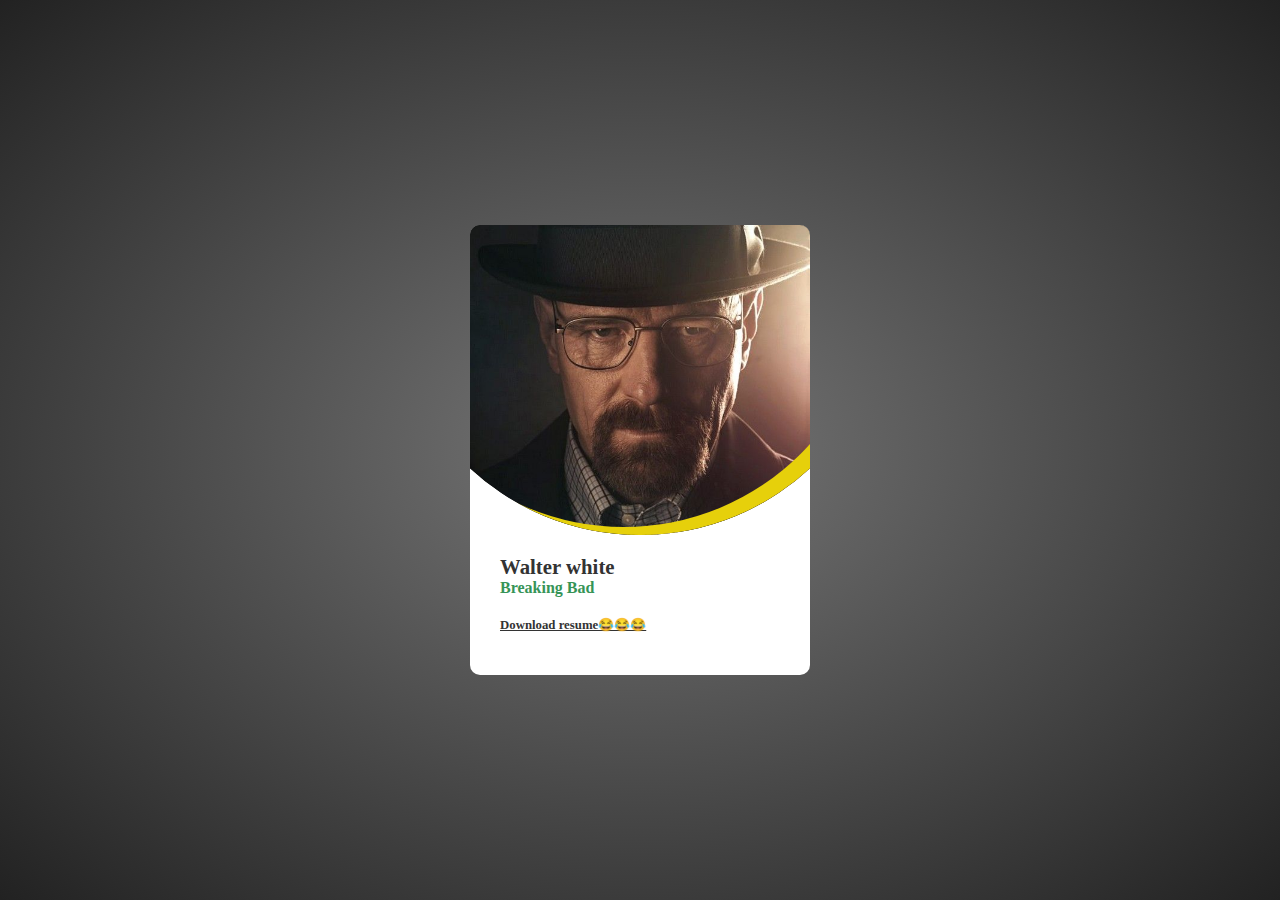
<file: profile-card/index.html>
<!DOCTYPE html>
<html lang="en">
<head>
    <meta charset="UTF-8">
    <meta http-equiv="X-UA-Compatible" content="IE=edge">
    <meta name="viewport" content="width=device-width, initial-scale=1.0">
    <title>Profile card</title>
    <link rel="stylesheet" href="./style.css">
</head>
<body>
    <div class="card">
        <div class="circle">
            <div class="imgbox">
                <img src="./walter_white.jfif" alt="walter white">
            </div>
        </div>
        <div class="content">
            <h3>Walter white</h3>
            <h4>Breaking Bad</h4>
            <div class="resume">
                Download resume😂😂😂
            </div>
        </div>
    </div>
</body>
</html>
</file>
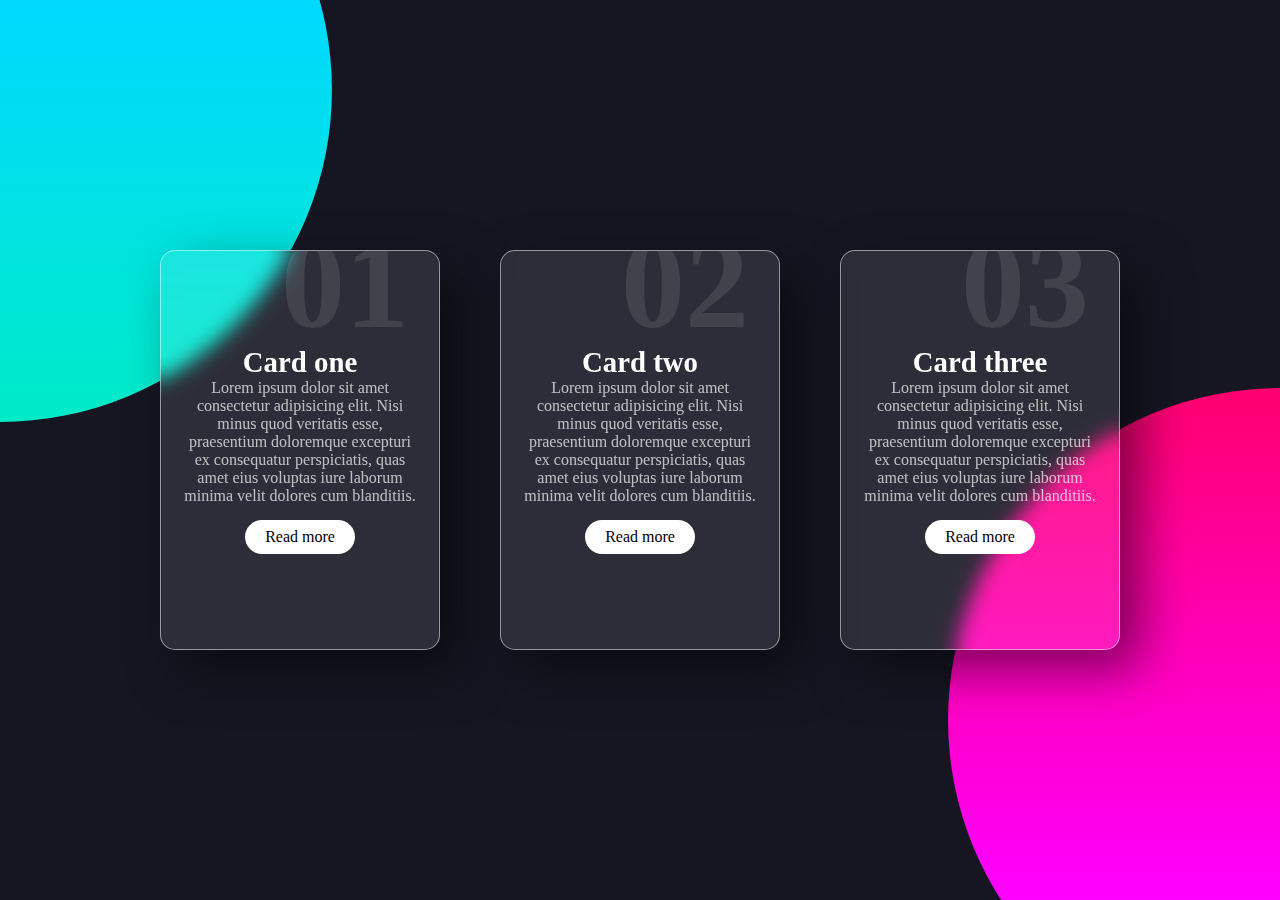
<file: Glassmorphism/card/index.html>
<!DOCTYPE html>
<html lang="en">
  <head>
    <meta charset="UTF-8" />
    <meta http-equiv="X-UA-Compatible" content="IE=edge" />
    <meta name="viewport" content="width=device-width, initial-scale=1.0" />
    <title>Glassmorphism card</title>
    <link rel="stylesheet" href="./style.css" />
  </head>
  <body>
    <div class="container">
      <div class="card">
        <div class="content">
          <h2>01</h2>
          <h3>Card one</h3>
          <p>
            Lorem ipsum dolor sit amet consectetur adipisicing elit. Nisi minus quod veritatis esse, praesentium doloremque excepturi ex
            consequatur perspiciatis, quas amet eius voluptas iure laborum minima velit dolores cum blanditiis.
          </p>
          <a href="#">Read more</a>
        </div>
      </div>
      <div class="card">
        <div class="content">
          <h2>02</h2>
          <h3>Card two</h3>
          <p>
            Lorem ipsum dolor sit amet consectetur adipisicing elit. Nisi minus quod veritatis esse, praesentium doloremque excepturi ex
            consequatur perspiciatis, quas amet eius voluptas iure laborum minima velit dolores cum blanditiis.
          </p>
          <a href="#">Read more</a>
        </div>
      </div>
      <div class="card">
        <div class="content">
          <h2>03</h2>
          <h3>Card three</h3>
          <p>
            Lorem ipsum dolor sit amet consectetur adipisicing elit. Nisi minus quod veritatis esse, praesentium doloremque excepturi ex
            consequatur perspiciatis, quas amet eius voluptas iure laborum minima velit dolores cum blanditiis.
          </p>
          <a href="#">Read more</a>
        </div>
      </div>
    </div>
  </body>
</html>
</file>
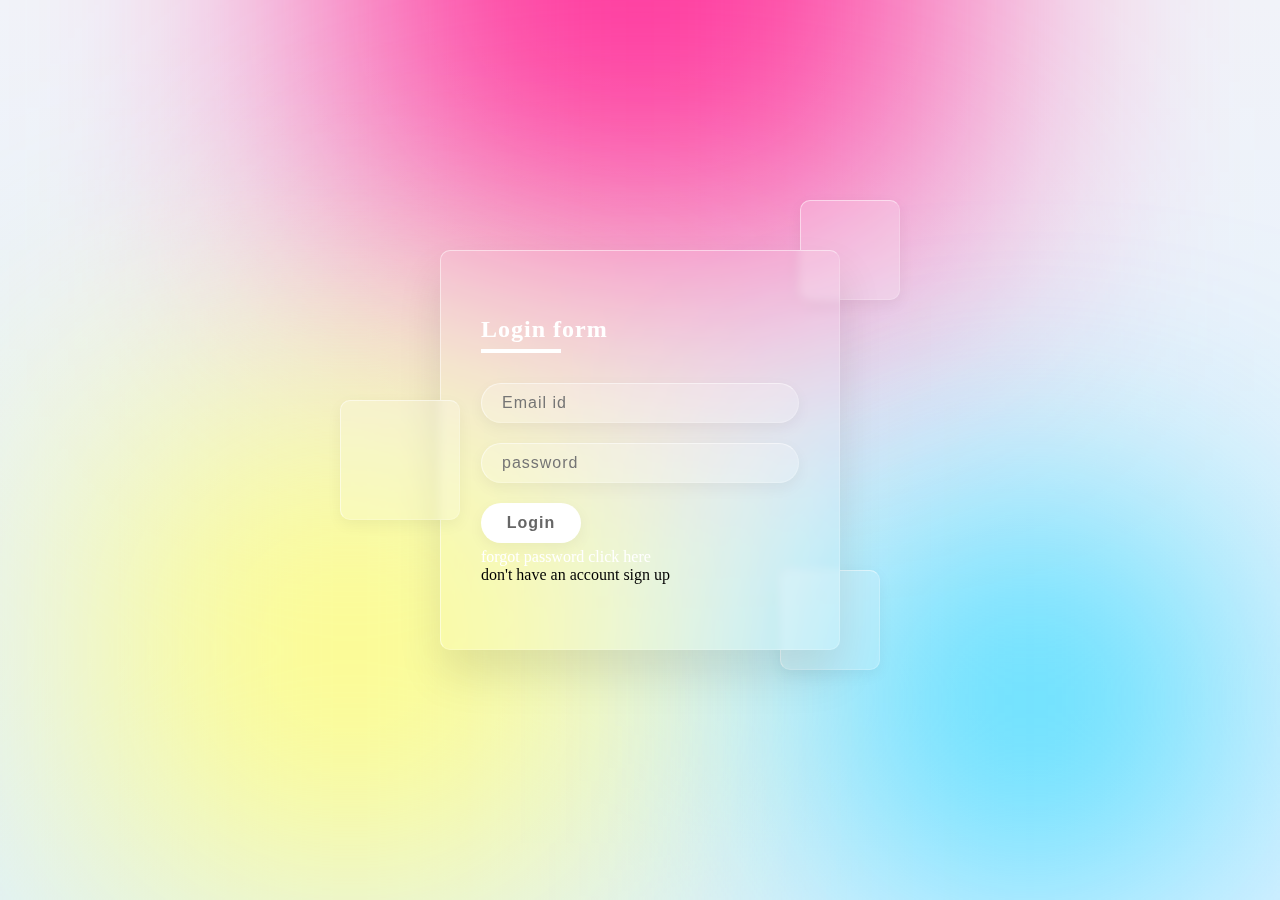
<file: Glassmorphism/login-page/index.html>
<!DOCTYPE html>
<html lang="en">
<head>
    <meta charset="UTF-8">
    <meta http-equiv="X-UA-Compatible" content="IE=edge">
    <meta name="viewport" content="width=device-width, initial-scale=1.0">
    <title>Glassmorphism login page</title>
    <link rel="stylesheet" href="./style.css">
<body>
    <section>
        <div class="color"></div>
        <div class="color"></div>
        <div class="color"></div>
        <div class="box">
            <div class="square" style="--i:0;"></div>
            <div class="square" style="--i:1;"></div>
            <div class="square" style="--i:2;"></div>
            <div class="container">
                <div class="form">
                    <h2>Login form</h2>
                    <form action="">
                        <div class="inputBox">
                            <input type="eamil" placeholder="Email id">
                        </div>
                        <div class="inputBox">
                            <input type="password" placeholder="password">
                        </div>
                        <div class="inputBox">
                            <input type="submit" value="Login">
                        </div> 
                        <p class="forgot">forgot password click here</p>
                        <p class="sign up">don't have an account sign up</p>
                    </form>
                </div>
            </div>
        </div>
    </section>
</body>
</html>
</file>
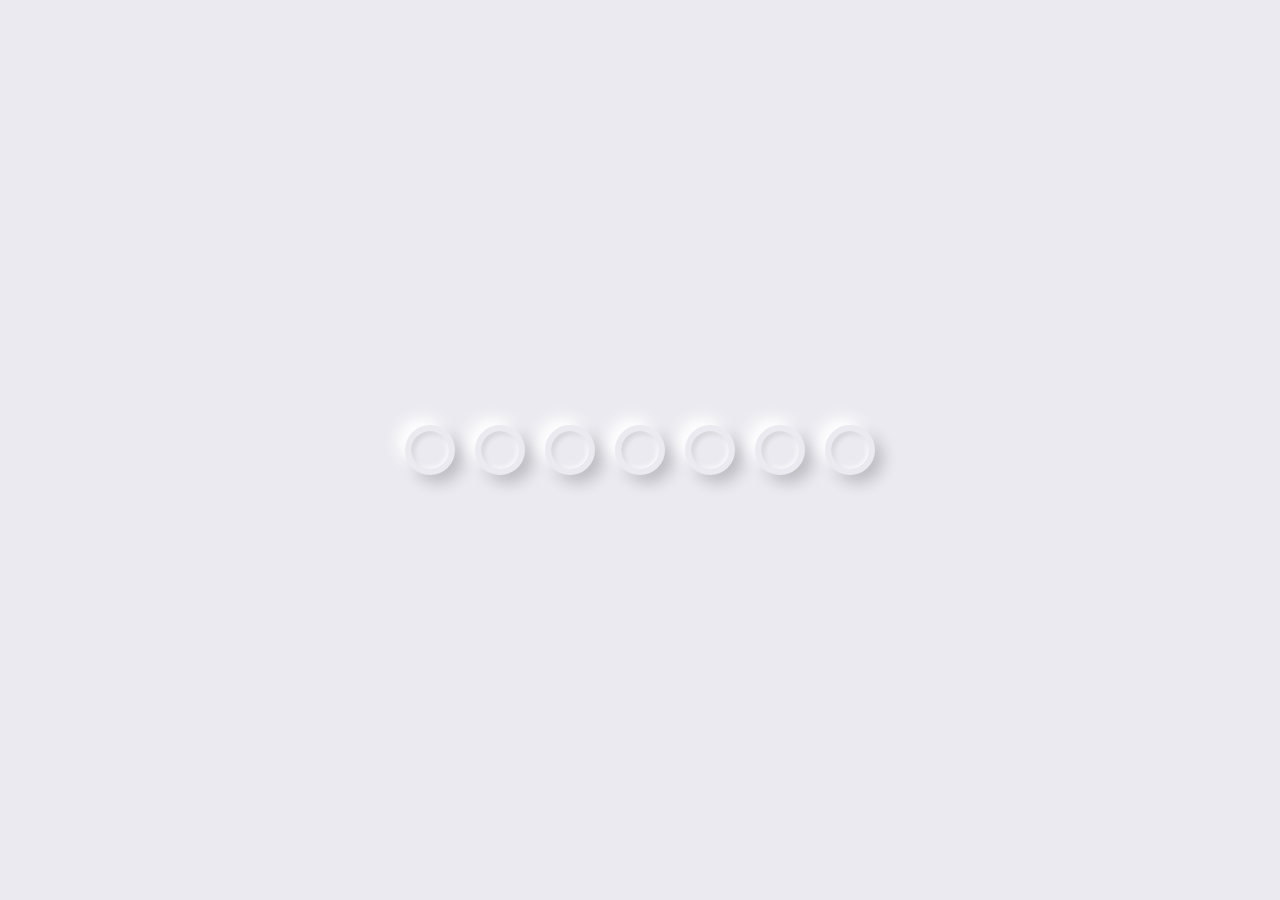
<file: Loaders/NeumorphismLoader/index.html>
<!DOCTYPE html>
<html lang="en">
  <head>
    <meta charset="UTF-8" />
    <meta http-equiv="X-UA-Compatible" content="IE=edge" />
    <meta name="viewport" content="width=device-width, initial-scale=1.0" />
    <title>Neumorphism loader</title>
    <link rel="stylesheet" href="./style.css" />
  </head>
  <body>
    <div class="loader">
      <span style="--i: 0"></span>
      <span style="--i: 1"></span>
      <span style="--i: 2"></span>
      <span style="--i: 3"></span>
      <span style="--i: 4"></span>
      <span style="--i: 5"></span>
      <span style="--i: 6"></span>
    </div>
  </body>
</html>
</file>
<file: profile-card/style.css>
* {
  margin: 0;
  padding: 0;
}

body {
  min-height: 100vh;
  display: flex;
  align-items: center;
  justify-content: center;
  background: radial-gradient(#777, #222);
}
.card {
  position: relative;
  width: 340px;
  height: 450px;
  background: #fff;
  border-radius: 10px;
  overflow: hidden;
}
.circle {
  position: absolute;
  top: -190px;
  left: 50%;
  transform: translateX(-50%);
  width: 500px;
  height: 500px;
  background: #111;
  clip-path: circle();
}
.circle::before {
  position: absolute;
  width: 100%;
  content: '';
  height: 100%;
  background: transparent;
  border-radius: 50%;
  top: -8px;
  left: -16px;
  box-shadow: 0 0 0 20px rgb(230, 208, 11);
  z-index: 10;
}

.imgbox {
  position: absolute;
  width: 340px;
  height: 340px;
  left: 50%;
  bottom: 0;
  transform: translateX(-50%);
}
.imgbox img {
  width: 100%;
  height: 100%;
  position: absolute;
  top: 0;
  left: 0;
  object-fit: cover;
}
.content {
  position: absolute;
  width: 100%;
  height: 100px;
  left: 0;
  bottom: 0;
  padding: 20px 30px;
}
.content h3 {
  color: #333;
  font-size: 1.3rem;
}
.content h4 {
  color: #369457;
  font-size: 1rem;
}
.content .resume {
  margin-top: 20px;
  color: #333;
  font-weight: bold;
  font-size: 0.8rem;
  text-decoration: underline;
}
</file>
<file: Glassmorphism/card/style.css>
* {
  margin: 0;
  padding: 0;
  box-sizing: border-box;
}
body {
  display: flex;
  align-items: center;
  justify-content: center;
  min-height: 100vh;
  background: #161623;
}
body:before {
  position: absolute;
  content: '';
  top: 0;
  left: 0;
  width: 100%;
  height: 100%;
  background: linear-gradient(#f00, #f0f);
  clip-path: circle(30% at right 80%);
}
body:after {
  position: absolute;
  content: '';
  top: 0;
  left: 0;
  width: 100%;
  height: 100%;
  background: linear-gradient(rgb(0, 217, 255), rgb(0, 255, 136));
  clip-path: circle(30% at left 10%);
}
.container {
  position: relative;
  display: flex;
  align-items: center;
  justify-content: center;
  max-width: 1200px;
  flex-wrap: wrap;
  z-index: 1;
}
.container .card {
  position: relative;
  width: 280px;
  height: 400px;
  margin: 30px;
  box-shadow: 20px 20px 50px rgba(0, 0, 0, 0.5);
  border-radius: 15px;
  background: rgba(255, 255, 255, 0.1);
  overflow: hidden;
  display: flex;
  align-items: center;
  justify-content: center;
  border: 1px solid rgba(255, 255, 255, 0.5);

  backdrop-filter: blur(10px);
}
.container .card .content {
  padding: 20px;
  text-align: center;
  transition: 0.5s;
}

.container .card .content h2 {
  position: absolute;
  font-size: 8em;
  top: -40px;
  right: 30px;
  color: rgba(255, 255, 255, 0.1);
  pointer-events: none;
}
.container .card .content h3 {
  font-size: 1.8rem;
  color: #fff;
  z-index: 1;
}
.container .card .content p {
  font-size: 1em;
  color: rgba(255, 255, 255, 0.699);
  font-weight: 300;
}
.container .card .content a {
  position: relative;
  display: inline-block;
  padding: 8px 20px;
  margin-top: 15px;
  background: rgb(255, 255, 255);
  color: #000;
  text-decoration: none;
  border-radius: 20px;
  font-weight: 500;
  border-radius: 0px 5px 15px rgba(0, 0, 0, 0.5);
}
</file>
<file: Glassmorphism/login-page/style.css>
* {
  margin: 0;
  padding: 0;
  box-sizing: border-box;
}
body {
  overflow: hidden;
}
section {
  display: flex;
  align-items: center;
  justify-content: center;
  min-height: 100vh;
  background: linear-gradient(to bottom, #f1f4f9, #dff1ff);
}
section .color {
  position: absolute;
  filter: blur(150px);
}
section .color:nth-child(1) {
  top: -350px;
  width: 600px;
  height: 600px;
  background: #ff359b;
}
section .color:nth-child(2) {
  bottom: 0;
  left: 100px;
  width: 500px;
  height: 500px;
  background: #fffd87;
}
section .color:nth-child(3) {
  bottom: 50px;
  right: 100px;
  width: 300px;
  height: 300px;
  background: #00d2ff;
}
.box {
  position: relative;
}
.container {
  position: relative;
  width: 400px;
  min-height: 400px;
  background: rgba(255, 255, 255, 0.1);
  display: flex;
  align-items: center;
  justify-content: center;
  backdrop-filter: blur(5px);
  box-shadow: 0px 25px 45px rgba(0, 0, 0, 0.1);
  border: 1px solid rgba(255, 255, 255, 0.5);
  border-right: 1px solid rgba(255, 255, 255, 0.2);
  border-bottom: 1px solid rgba(255, 255, 255, 0.2);
  border-radius: 10px;
}
.form {
  position: relative;
  width: 100%;
  height: 100%;
  padding: 40px;
}
.form h2 {
  position: relative;
  color: #fff;
  margin-bottom: 40px;
  font-size: 24px;
  letter-spacing: 1px;
  font-weight: 600;
}
.form h2:before {
  position: absolute;
  content: '';
  left: 0;
  bottom: -10px;
  width: 80px;
  height: 4px;
  background: #fff;
}
.form .inputBox {
  width: 100%;
  margin-top: 20px;
}
.form .inputBox input {
  width: 100%;
  background: rgba(255, 255, 255, 0.2);
  border: none;
  outline: none;
  padding: 10px 20px;
  border-radius: 30px;
  border: 1px solid rgba(255, 255, 255, 0.5);
  border-right: 1px solid rgba(255, 255, 255, 0.2);
  border-bottom: 1px solid rgba(255, 255, 255, 0.2);
  font-size: 16px;
  letter-spacing: 1px;
  color: #fff;
  box-shadow: 0 5px 15px rgba(0, 0, 0, 0.05);
}
.form .inputBox input[type='submit'] {
  background: #fff;
  color: #666;
  cursor: pointer;
  max-width: 100px;
  font-weight: 600;
}
.forgot {
  margin-top: 5px;
  color: #fff;
}
.forgot a {
  color: #fff;
  font-weight: 600;
}
.box .square {
  position: absolute;
  backdrop-filter: blur(5px);
  border: 1px solid rgba(255, 255, 255, 0.5);
  border-right: 1px solid rgba(255, 255, 255, 0.2);
  border-bottom: 1px solid rgba(255, 255, 255, 0.2);
  box-shadow: 0 5px 15px rgba(0, 0, 0, 0.05);
  background: rgba(255, 255, 255, 0.2);
  border-radius: 10px;
  animation: sqaureAnimate 10s linear infinite;
  animation-delay: calc(-1s * var(--i));
}
@keyframes sqaureAnimate {
  0%,
  100% {
    transform: translateY(-40px);
  }
  50% {
    transform: translateY(40px);
  }
}
.box .square:nth-child(1) {
  top: -50px;
  right: -60px;
  width: 100px;
  height: 100px;
}
.box .square:nth-child(2) {
  top: 150px;
  left: -100px;
  width: 120px;
  height: 120px;
  z-index: 2;
}
.box .square:nth-child(3) {
  bottom: -20px;
  right: -40px;
  width: 100px;
  height: 100px;
}
</file>
<file: Loaders/NeumorphismLoader/style.css>
* {
  margin: 0;
  padding: 0;
  box-sizing: border-box;
}
body {
  display: flex;
  align-items: center;
  justify-content: center;
  min-height: 100vh;
  background: #eaeaf0;
}
.loader {
  position: relative;
  display: flex;
}
.loader span {
  position: relative;
  width: 50px;
  height: 50px;
  background: #eaeaf0;
  margin: 0px 10px;
  border-radius: 50%;
  border: 6px solid #eaeaf0;
  box-shadow: -8px -8px 15px rgba(255, 255, 255, 1),
    8px 8px 15px rgba(0, 0, 0, 0.2), inset 3px 3px 5px rgba(0, 0, 0, 0.1),
    inset -1px -1px 5px rgba(255, 255, 255, 1);
}
.loader span::before {
  background-color: #5c89ff;
  content: "";
  position: absolute;
  width: 100%;
  height: 100%;
  top: 0;
  left: 0;
  border-radius: 50%;
  box-shadow: inset 3px 3px 5px rgba(0, 0, 0, 0.1),
    inset -1px -1px 5px rgba(255, 255, 255, 1);
  transform: scale(0);
  animation: spanAnimation 3.5s linear infinite, animateColor 5s linear infinite;
  animation-delay: calc(var(--i) * 0.2s);
}

@keyframes spanAnimation {
  0%,
  9.99%,
  70.0001% {
    transform: scale(0);
  }
  10%,
  70% {
    transform: scale(1);
  }
}
@keyframes animateColor {
  0% {
    filter: hue-rotate(0deg);
  }
  100% {
    filter: hue-rotate(360deg);
  }
}
</file>
